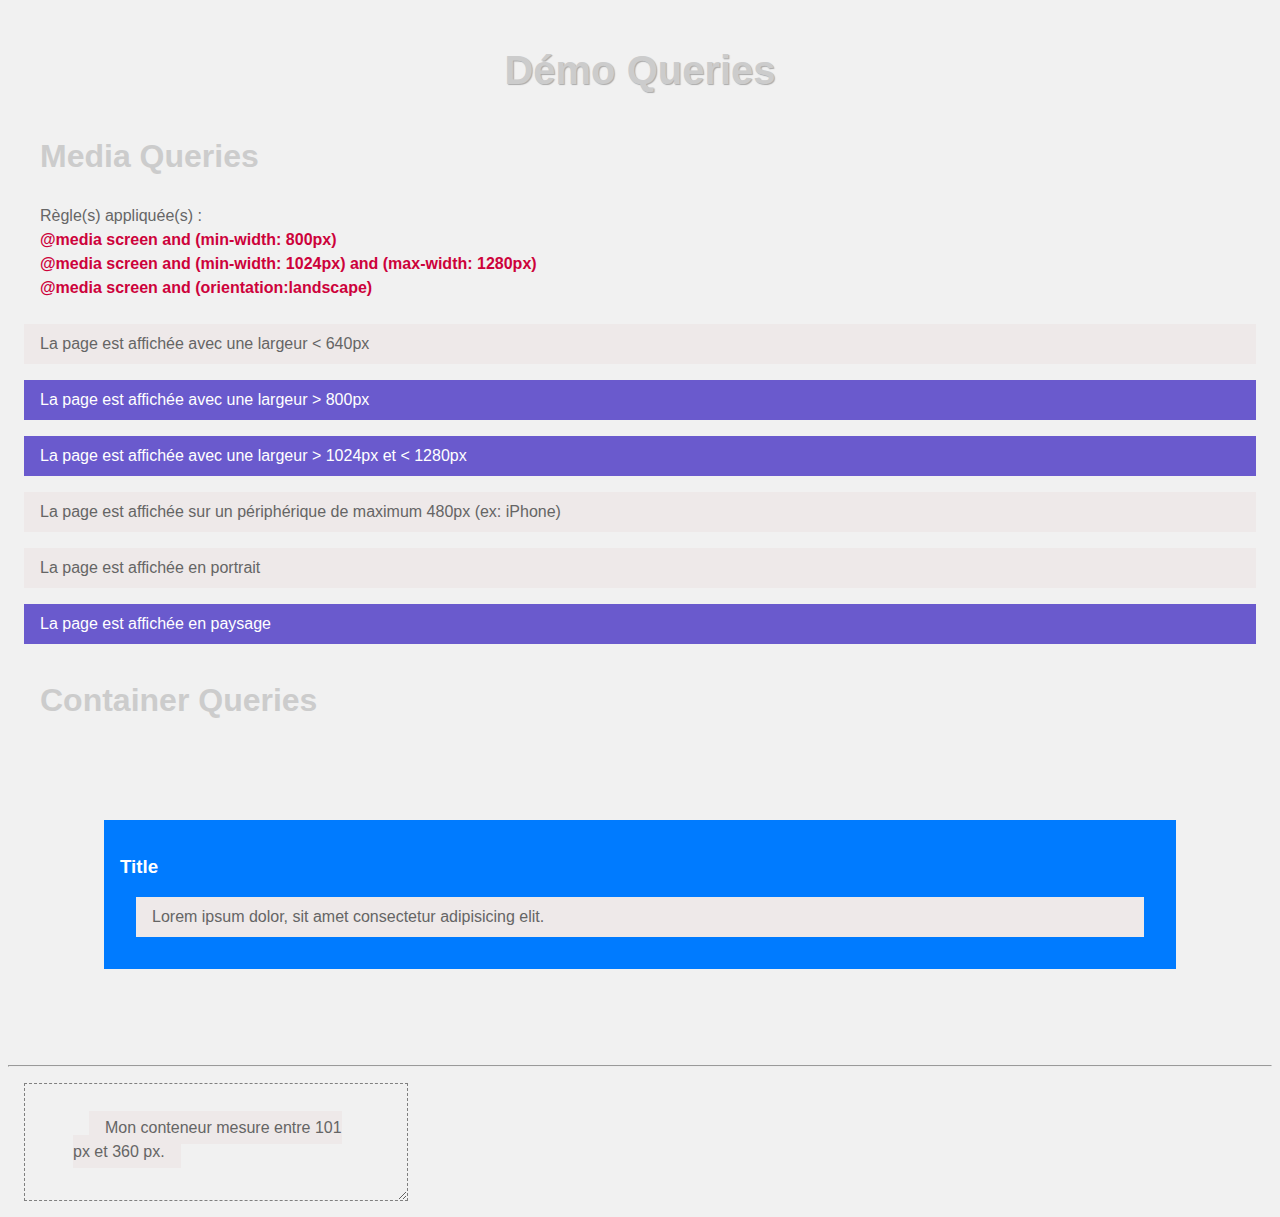
<file: MQueries-CQueries/demo/index.html>
<!doctype html>
<html lang="fr">

<head>
 <title>Workaround the Media Queries</title>
 <meta charset="utf-8">
 <meta name="author" content="Alsacreations">

 <style>
  /*
 Setup variables
*/
  :root {
   --primary-color: slateblue;
  }

  /* Ci-dessous : CSS media queries */

  /**
  1: max-width 
*/
  @media screen and (max-width: 640px) {
   .small {
    background: var(--primary-color);
    color: #fff;
   }

   .precisions span.regle1 {
    display: block;
   }
  }


  /**
  2: min-width 
*/
  @media screen and (min-width: 800px) {
   .medium {
    background: var(--primary-color);
    color: #fff;
   }

   .precisions span.regle2 {
    display: block;
   }
  }


  /** 
 3: min-width + max-width 
*/
  @media screen and (min-width: 1024px) and (max-width: 1280px) {
   .wide {
    background: var(--primary-color);
    color: #fff;
   }

   .precisions span.regle3 {
    display: block;
   }
  }


  /** 
 4: max device width 
*/
  @media screen and (max-device-width: 480px) {
   .maxdevice {
    background: var(--primary-color);
    color: #fff;
   }

   .precisions span.regle4 {
    display: block;
   }
  }


  /** 
 5: orientation:portrait 
*/
  @media screen and (orientation:portrait) {
   .portrait {
    background: var(--primary-color);
    color: #fff;
   }

   .precisions span.regle5 {
    display: block;
   }
  }


  /** 
 6: orientation:paysage 
*/
  @media screen and (orientation:landscape) {
   .landscape {
    background: var(--primary-color);
    color: #fff;
   }

   .precisions span.regle6 {
    display: block;
   }
  }

  /** 
 **7: Container Queries 
*/

  @container example (max-width: 100px) {
   .text {
    display: none;
   }

   .text__2xs {
    display: inline;
   }
  }

  @container example (min-width: 101px) {
   .text {
    display: none;
   }

   .text__xs {
    display: inline;
   }
  }

  @container example (min-width: 361px) and (max-width: 499px) {
   .text {
    display: none;
   }

   .text__sm {
    display: inline;
   }
  }

  @container example (min-width: 500px) and (max-width: 699px) {
   .text {
    display: none;
   }

   .text__md {
    display: inline;
   }
  }

  @container example (min-width: 700px) and (max-width: 899px) {
   .text {
    display: none;
   }

   .text__lg {
    display: inline;
   }
  }

  @container example (min-width: 900px) and (max-width: 1099px) {
   .text {
    display: none;
   }

   .text__xl {
    display: inline;
   }
  }

  @container example (min-width: 1100px) {
   .text {
    display: none;
   }

   .text__2xl {
    display: inline;
   }
  }

  .container {
   border: 1px dashed gray;
   resize: horizontal;
   overflow: scroll;
   width: 350px;
   height: 100px;
   container: example / inline-size;
  }

.card__container {
  container-type: inline-size; 
  padding: 4rem;
}

.card {
  padding: 1rem;
  background-color: #f0f0f0;
}

@container (min-width: 640px) {
  .card {
    background-color: #007bff; 
    color: #fff;
  }
}



  /** 
 Styles généraux 
*/
  @layer base {
   body {
    font-family: Sans-serif;
    font-size: 100%;
    background: #F1F1F1;
   }

   a {
    color: #369;
   }

   div,
   p,
   h1,
   h2 {
    padding: 0.5em 1em;
    margin: 1em;
    color: #666;
    line-height: 150%;
   }

   p {
    color: #656565;
    background: #eee9e9;
   }

   .precisions span {
    color: #cd023b;
    display: none;
    font-weight: bold;
   }

   h1,
   h2 {
    font-size: 2.5rem;
    padding: 0;
    color: #ccc;
    text-shadow: 1px 1px 1px #aaa;
    margin-bottom: 0;
   }

   h2 {
    font-size: 2rem;
    text-shadow: none;
   }
  }
 </style>
</head>

<body>
 <h1 style="text-align: center">Démo Queries</h1>
 <section>
  <h2> Media Queries</h2>
  <div class="precisions">Règle(s) appliquée(s) :
   <span class="regle1">@media screen and (max-width: 640px)</span>
   <span class="regle2">@media screen and (min-width: 800px)</span>
   <span class="regle3">@media screen and (min-width: 1024px) and (max-width: 1280px)</span>
   <span class="regle4">@media screen and (max-device-width: 480px)</span>
   <span class="regle5">@media screen and (orientation:portrait)</span>
   <span class="regle6">@media screen and (orientation:landscape)</span>
  </div>

  <p class="small">La page est affichée avec une largeur &lt; 640px</p>
  <p class="medium">La page est affichée avec une largeur &gt; 800px</p>
  <p class="wide">La page est affichée avec une largeur &gt; 1024px et &lt; 1280px</p>
  <p class="maxdevice">La page est affichée sur un périphérique de maximum 480px (ex: iPhone)</p>
  <p class="portrait">La page est affichée en portrait</p>
  <p class="landscape">La page est affichée en paysage</p>


 </section>

 <section>

  <h2>Container Queries</h2>
  
  <div class="card__container">
   <div class="card">
    <h3>Title</h3>
    <p>Lorem ipsum dolor, sit amet consectetur adipisicing elit.</p>
   </div>
  </div>

  <hr>
  <div class="container">
   <div class="example">
    <p class="text text__2xs">La largeur de mon conteneur est inférieure à 101 pixels.</p>
    <p class="text text__xs">Mon conteneur mesure entre 101 px et 360 px.</p>
    <p class="text text__sm">Mon conteneur mesure entre 361 px et 499 px.</p>
    <p class="text text__md">Mon conteneur mesure entre 500px et 699px</p>
    <p class="text text__lg">Mon conteneur mesure entre 700px et 899px</p>
    <p class="text text__xl">Mon conteneur mesure entre 900px et 1099px</p>
    <p class="text text__2xl">
     My container is wider than 1099px
    </p>
   </div>
 </section>


</body>

</html>
</file>
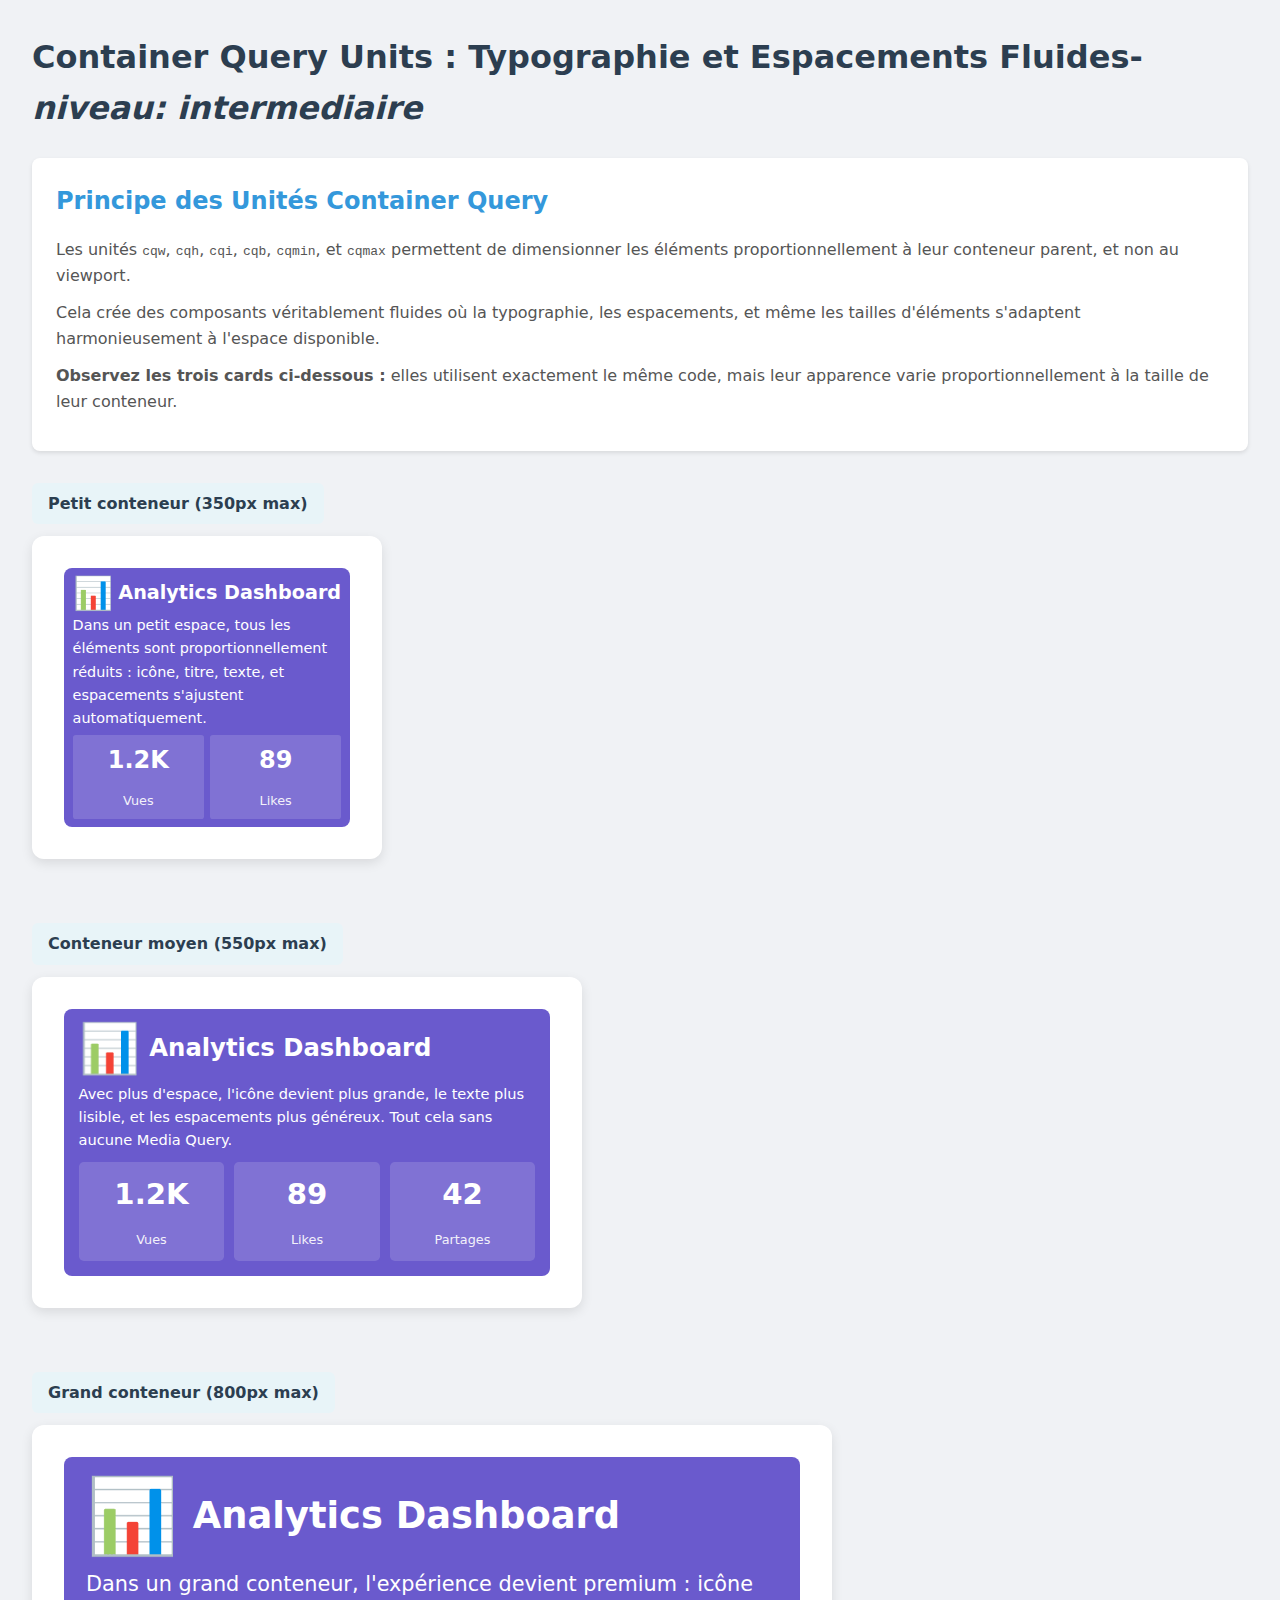
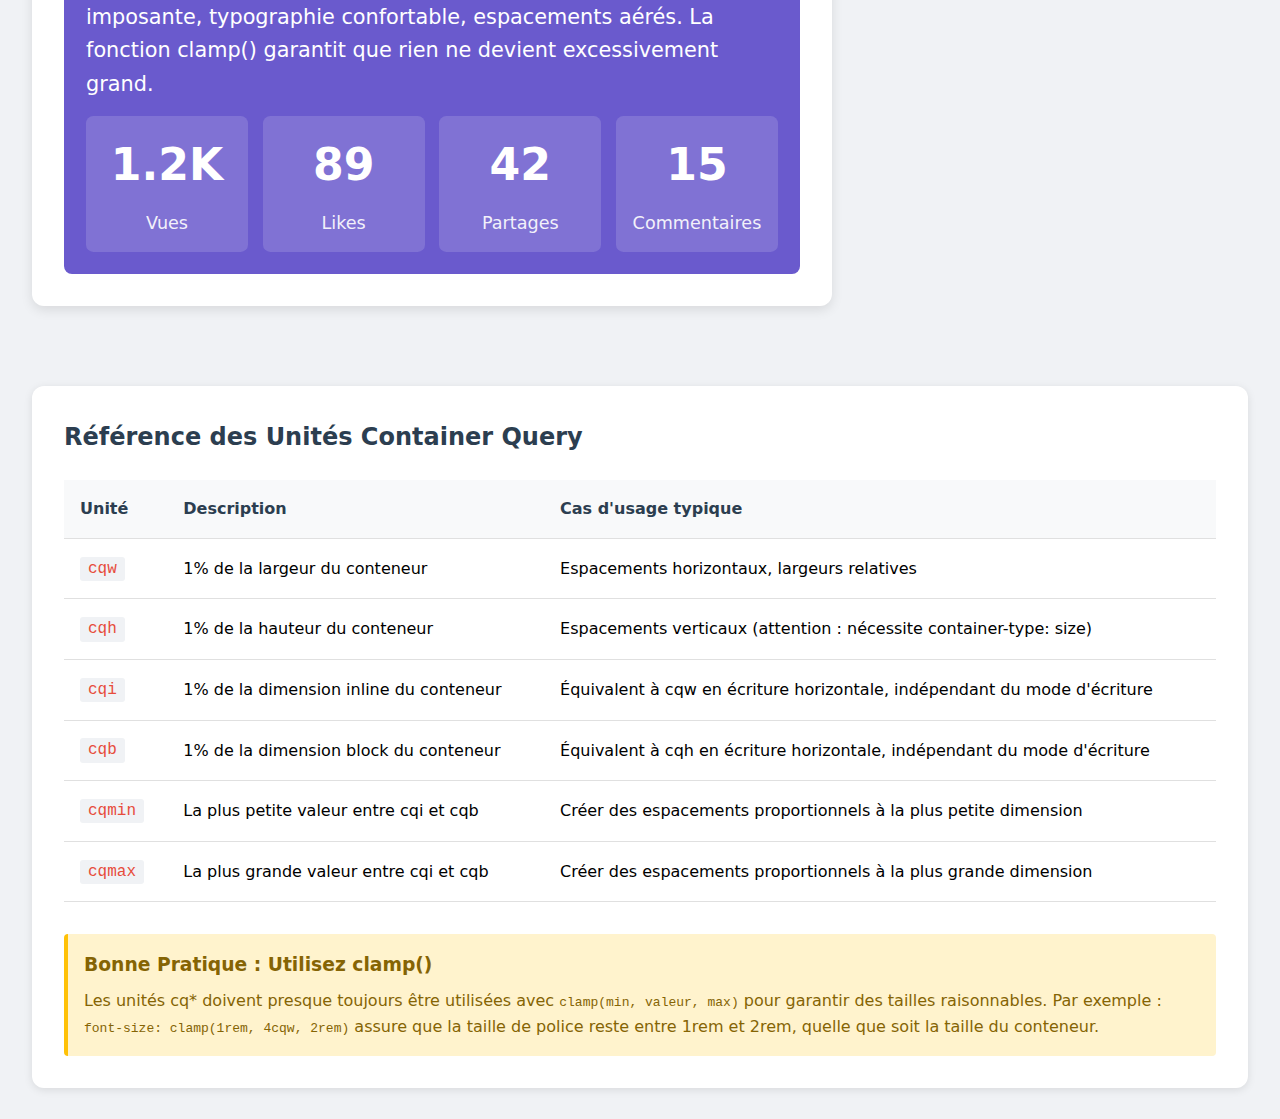
<file: holygrail-layout-flex/demonstration-container-units.html>
<!DOCTYPE html>
<html lang="fr">
<head>
  <meta charset="UTF-8">
  <meta name="viewport" content="width=device-width, initial-scale=1.0">
  <title>Container Query Units - Démonstration</title>
  <style>
    * {
      margin: 0;
      padding: 0;
      box-sizing: border-box;
    }

    body {
      font-family: system-ui, -apple-system, sans-serif;
      background: #f0f2f5;
      padding: 2rem;
      line-height: 1.6;
    }

    h1 {
      color: #2c3e50;
      margin-bottom: 1.5rem;
    }

    .intro {
      background: white;
      padding: 1.5rem;
      border-radius: 8px;
      margin-bottom: 2rem;
      box-shadow: 0 2px 4px rgba(0,0,0,0.1);
    }

    .intro h2 {
      color: #3498db;
      margin-bottom: 1rem;
    }

    .intro p {
      margin-bottom: 0.75rem;
      color: #555;
    }

    /* 
      Définition des conteneurs avec différentes largeurs
      Chaque conteneur utilise container-type: inline-size
      pour permettre l'utilisation des unités cq*
    */
    .container-demo {
      container-type: inline-size;
      container-name: demo;
      background: white;
      border-radius: 12px;
      box-shadow: 0 4px 12px rgba(0,0,0,0.1);
      margin-bottom: 2rem;
      padding: 2rem;
    }

    /* 
      Card utilisant les unités Container Query
      
      Remarques importantes :
      - font-size: clamp(1rem, 5cqw, 3rem) crée une typographie fluide
      - Le clamp() garantit des limites min/max raisonnables
      - padding: 3cqw s'adapte proportionnellement au conteneur
      - gap: 2cqw pour l'espacement des éléments flex
    */
    .fluid-card {
      background: slateblue;
      color: white;
      border-radius: 8px;
      /* 
        Padding relatif au conteneur (3% de la largeur)
        Plus le conteneur est large, plus le padding est important
      */
      padding: 3cqw;
    }

    .fluid-card-header {
      display: flex;
      align-items: center;
      /* Gap proportionnel à la largeur du conteneur */
      gap: 2cqw;
      margin-bottom: 2cqw;
    }

    .fluid-icon {
      /* 
        Taille d'icône fluide : entre 2rem minimum et 6rem maximum
        La valeur médiane (10cqw) est 10% de la largeur du conteneur
        
        Exemple de calcul :
        - Conteneur de 300px : 10cqw = 30px (limité à 32px par le min)
        - Conteneur de 600px : 10cqw = 60px (utilisé)
        - Conteneur de 800px : 10cqw = 80px (limité à 96px par le max)
      */
      font-size: clamp(2rem, 10cqw, 6rem);
      line-height: 1;
    }

    .fluid-title {
      /* Titre fluide : minimum 1.2rem, maximum 2.5rem */
      font-size: clamp(1.2rem, 5cqw, 2.5rem);
      font-weight: bold;
      line-height: 1.2;
    }

    .fluid-body {
      /* Texte fluide : minimum 0.9rem, maximum 1.3rem */
      font-size: clamp(0.9rem, 3cqw, 1.3rem);
      line-height: 1.6;
      /* Marge inférieure proportionnelle */
      margin-bottom: 2cqw;
    }

    .fluid-stats {
      display: grid;
      /* 
        Grid avec gap fluide basé sur la largeur du conteneur
        Les colonnes se répartissent automatiquement
      */
      grid-template-columns: repeat(auto-fit, minmax(100px, 1fr));
      gap: 2cqw;
    }

    .stat {
      background: rgba(255,255,255,0.15);
      /* Padding et border-radius fluides */
      padding: 2cqw;
      border-radius: 1cqw;
      text-align: center;
    }

    .stat-value {
      /* Valeur statistique avec taille fluide */
      font-size: clamp(1.5rem, 6cqw, 3rem);
      /* clamp( minimum, ratio, maximum)*/
      font-weight: bold;
      display: block;
      margin-bottom: 0.5rem;
    }

    .stat-label {
      /* Label avec taille fluide */
      font-size: clamp(0.8rem, 2.5cqw, 1.1rem);
      opacity: 0.9;
    }

    /* Conteneurs de démonstration avec différentes largeurs */
    .demo-grid {
      display: flex;
      flex-direction: column;
      gap: 2rem;
    }

    .size-label {
      font-weight: bold;
      color: #2c3e50;
      margin-bottom: 0.75rem;
      background: #e8f4f8;
      padding: 0.5rem 1rem;
      border-radius: 6px;
      display: inline-block;
    }

    .small-container {
      max-width: 350px;
    }

    .medium-container {
      max-width: 550px;
    }

    .large-container {
      max-width: 800px;
    }

    /* Tableau de référence des unités */
    .units-reference {
      background: white;
      padding: 2rem;
      border-radius: 12px;
      box-shadow: 0 2px 8px rgba(0,0,0,0.1);
      margin-top: 3rem;
    }

    .units-reference h2 {
      color: #2c3e50;
      margin-bottom: 1.5rem;
    }

    .units-table {
      width: 100%;
      border-collapse: collapse;
    }

    .units-table th,
    .units-table td {
      padding: 1rem;
      text-align: left;
      border-bottom: 1px solid #e0e0e0;
    }

    .units-table th {
      background: #f8f9fa;
      font-weight: bold;
      color: #2c3e50;
    }

    .units-table code {
      background: #f0f2f5;
      padding: 0.2rem 0.5rem;
      border-radius: 3px;
      font-family: 'Courier New', monospace;
      color: #e74c3c;
    }
  </style>
</head>
<body>
  <h1>Container Query Units : Typographie et Espacements Fluides- <i>niveau: intermediaire</i></h1>

  <div class="intro">
    <h2>Principe des Unités Container Query</h2>
    <p>
      Les unités <code>cqw</code>, <code>cqh</code>, <code>cqi</code>, <code>cqb</code>, 
      <code>cqmin</code>, et <code>cqmax</code> permettent de dimensionner les éléments 
      proportionnellement à leur conteneur parent, et non au viewport.
    </p>
    <p>
      Cela crée des composants véritablement fluides où la typographie, les espacements, 
      et même les tailles d'éléments s'adaptent harmonieusement à l'espace disponible.
    </p>
    <p>
      <strong>Observez les trois cards ci-dessous :</strong> elles utilisent exactement 
      le même code, mais leur apparence varie proportionnellement à la taille de leur conteneur.
    </p>
  </div>

  <div class="demo-grid">
    <!-- Petit conteneur : 350px -->
    <div>
      <div class="size-label">Petit conteneur (350px max)</div>
      <div class="container-demo small-container">
        <div class="fluid-card">
          <div class="fluid-card-header">
            <div class="fluid-icon">📊</div>
            <div class="fluid-title">Analytics Dashboard</div>
          </div>
          <div class="fluid-body">
            Dans un petit espace, tous les éléments sont proportionnellement réduits : 
            icône, titre, texte, et espacements s'ajustent automatiquement.
          </div>
          <div class="fluid-stats">
            <div class="stat">
              <span class="stat-value">1.2K</span>
              <span class="stat-label">Vues</span>
            </div>
            <div class="stat">
              <span class="stat-value">89</span>
              <span class="stat-label">Likes</span>
            </div>
          </div>
        </div>
      </div>
    </div>

    <!-- Conteneur moyen : 550px -->
    <div>
      <div class="size-label">Conteneur moyen (550px max)</div>
      <div class="container-demo medium-container">
        <div class="fluid-card">
          <div class="fluid-card-header">
            <div class="fluid-icon">📊</div>
            <div class="fluid-title">Analytics Dashboard</div>
          </div>
          <div class="fluid-body">
            Avec plus d'espace, l'icône devient plus grande, le texte plus lisible, 
            et les espacements plus généreux. Tout cela sans aucune Media Query.
          </div>
          <div class="fluid-stats">
            <div class="stat">
              <span class="stat-value">1.2K</span>
              <span class="stat-label">Vues</span>
            </div>
            <div class="stat">
              <span class="stat-value">89</span>
              <span class="stat-label">Likes</span>
            </div>
            <div class="stat">
              <span class="stat-value">42</span>
              <span class="stat-label">Partages</span>
            </div>
          </div>
        </div>
      </div>
    </div>

    <!-- Grand conteneur : 800px -->
    <div>
      <div class="size-label">Grand conteneur (800px max)</div>
      <div class="container-demo large-container">
        <div class="fluid-card">
          <div class="fluid-card-header">
            <div class="fluid-icon">📊</div>
            <div class="fluid-title">Analytics Dashboard</div>
          </div>
          <div class="fluid-body">
            Dans un grand conteneur, l'expérience devient premium : icône imposante, 
            typographie confortable, espacements aérés. La fonction clamp() garantit 
            que rien ne devient excessivement grand.
          </div>
          <div class="fluid-stats">
            <div class="stat">
              <span class="stat-value">1.2K</span>
              <span class="stat-label">Vues</span>
            </div>
            <div class="stat">
              <span class="stat-value">89</span>
              <span class="stat-label">Likes</span>
            </div>
            <div class="stat">
              <span class="stat-value">42</span>
              <span class="stat-label">Partages</span>
            </div>
            <div class="stat">
              <span class="stat-value">15</span>
              <span class="stat-label">Commentaires</span>
            </div>
          </div>
        </div>
      </div>
    </div>
  </div>

  <div class="units-reference">
    <h2>Référence des Unités Container Query</h2>
    <table class="units-table">
      <thead>
        <tr>
          <th>Unité</th>
          <th>Description</th>
          <th>Cas d'usage typique</th>
        </tr>
      </thead>
      <tbody>
        <tr>
          <td><code>cqw</code></td>
          <td>1% de la largeur du conteneur</td>
          <td>Espacements horizontaux, largeurs relatives</td>
        </tr>
        <tr>
          <td><code>cqh</code></td>
          <td>1% de la hauteur du conteneur</td>
          <td>Espacements verticaux (attention : nécessite container-type: size)</td>
        </tr>
        <tr>
          <td><code>cqi</code></td>
          <td>1% de la dimension inline du conteneur</td>
          <td>Équivalent à cqw en écriture horizontale, indépendant du mode d'écriture</td>
        </tr>
        <tr>
          <td><code>cqb</code></td>
          <td>1% de la dimension block du conteneur</td>
          <td>Équivalent à cqh en écriture horizontale, indépendant du mode d'écriture</td>
        </tr>
        <tr>
          <td><code>cqmin</code></td>
          <td>La plus petite valeur entre cqi et cqb</td>
          <td>Créer des espacements proportionnels à la plus petite dimension</td>
        </tr>
        <tr>
          <td><code>cqmax</code></td>
          <td>La plus grande valeur entre cqi et cqb</td>
          <td>Créer des espacements proportionnels à la plus grande dimension</td>
        </tr>
      </tbody>
    </table>

    <div style="margin-top: 2rem; padding: 1rem; background: #fff3cd; border-left: 4px solid #ffc107; border-radius: 4px;">
      <h3 style="color: #856404; margin-bottom: 0.5rem;">Bonne Pratique : Utilisez clamp()</h3>
      <p style="color: #856404; margin: 0;">
        Les unités cq* doivent presque toujours être utilisées avec <code>clamp(min, valeur, max)</code> 
        pour garantir des tailles raisonnables. Par exemple : <code>font-size: clamp(1rem, 4cqw, 2rem)</code> 
        assure que la taille de police reste entre 1rem et 2rem, quelle que soit la taille du conteneur.
      </p>
    </div>
  </div>
</body>
</html>
</file>
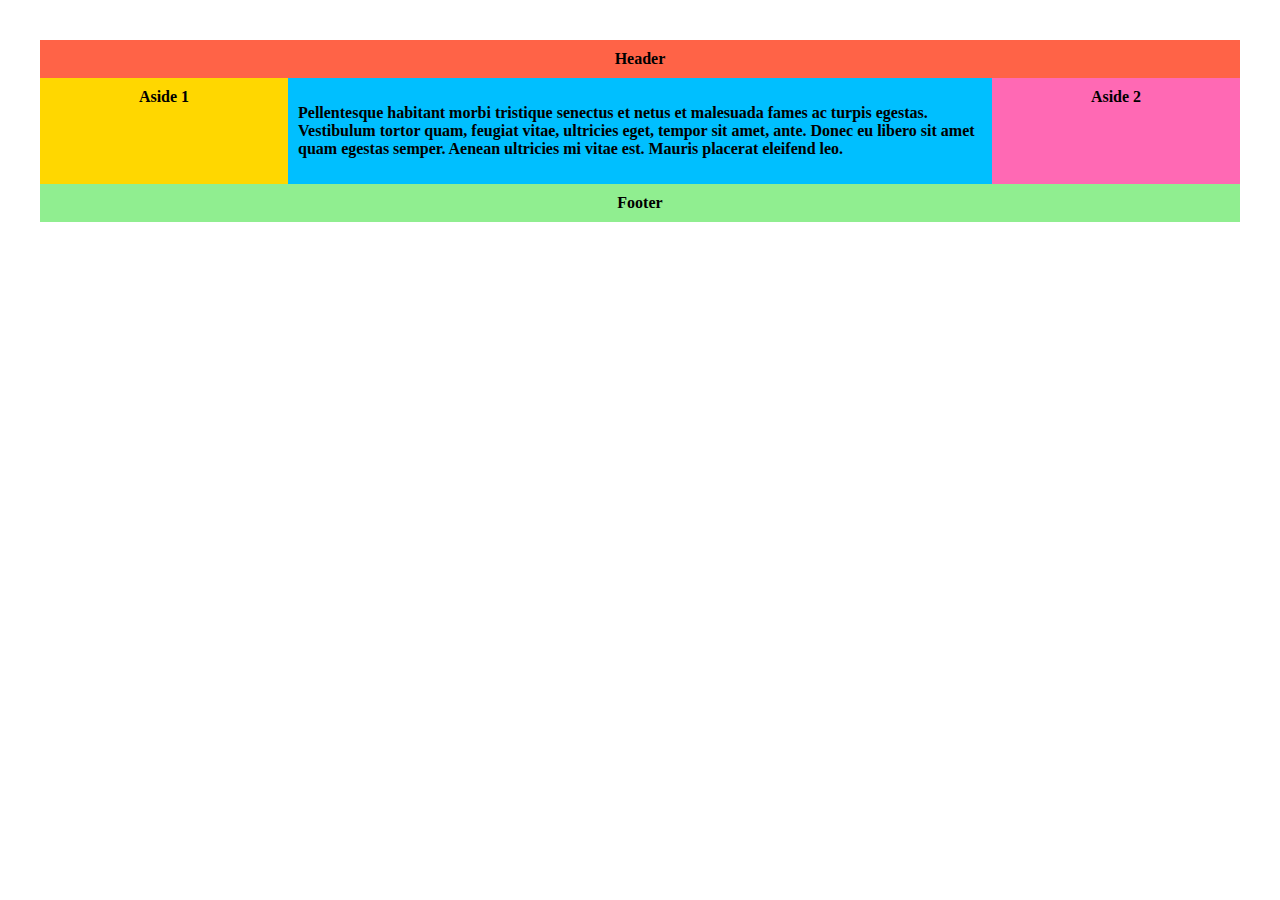
<file: holygrail-layout-flex/holygrail-flex.html>
<!DOCTYPE html>
<html lang="en">
<!-- https://codepen.io/chriscoyier/pen/vWEMWw -->
<head>
 <meta charset="UTF-8">
 <meta name="viewport" content="width=device-width, initial-scale=1.0">
 <title>Holygrail</title>
 <link rel="stylesheet" href="./assets/css/holygrail-flex.css">
</head>

<body>
 <div class="wrapper">
  <header class="header">Header</header>
  <article class="main">
   <p>Pellentesque habitant morbi tristique senectus et netus et malesuada fames ac turpis egestas. Vestibulum tortor
    quam, feugiat vitae, ultricies eget, tempor sit amet, ante. Donec eu libero sit amet quam egestas semper. Aenean
    ultricies mi vitae est. Mauris placerat eleifend leo.</p>
  </article>
  <aside class="aside aside-1">Aside 1</aside>
  <aside class="aside aside-2">Aside 2</aside>
  <footer class="footer">Footer</footer>
 </div>
</body>

</html>
</file>
<file: holygrail-layout-flex/assets/css/holygrail-flex.css>
.wrapper {
  display: flex;  
  flex-flow: row wrap;
  font-weight: bold;
  text-align: center; 
}

.wrapper > * {
  padding: 10px;
  flex: 1 100%;
}

.header {
  background: tomato;
}

.footer {
  background: lightgreen;
}

.main {
  text-align: left;
  background: deepskyblue;
}

.aside-1 {
  background: gold;
}

.aside-2 {
  background: hotpink;
}

@media all and (min-width: 600px) {
  .aside { flex: 1 0 0; }
}

@media all and (min-width: 800px) {
  .main    { flex: 3 0px; }
  .aside-1 { order: 1; } 
  .main    { order: 2; }
  .aside-2 { order: 3; }
  .footer  { order: 4; }
}

body {
  padding: 2em; 
}
</file>
